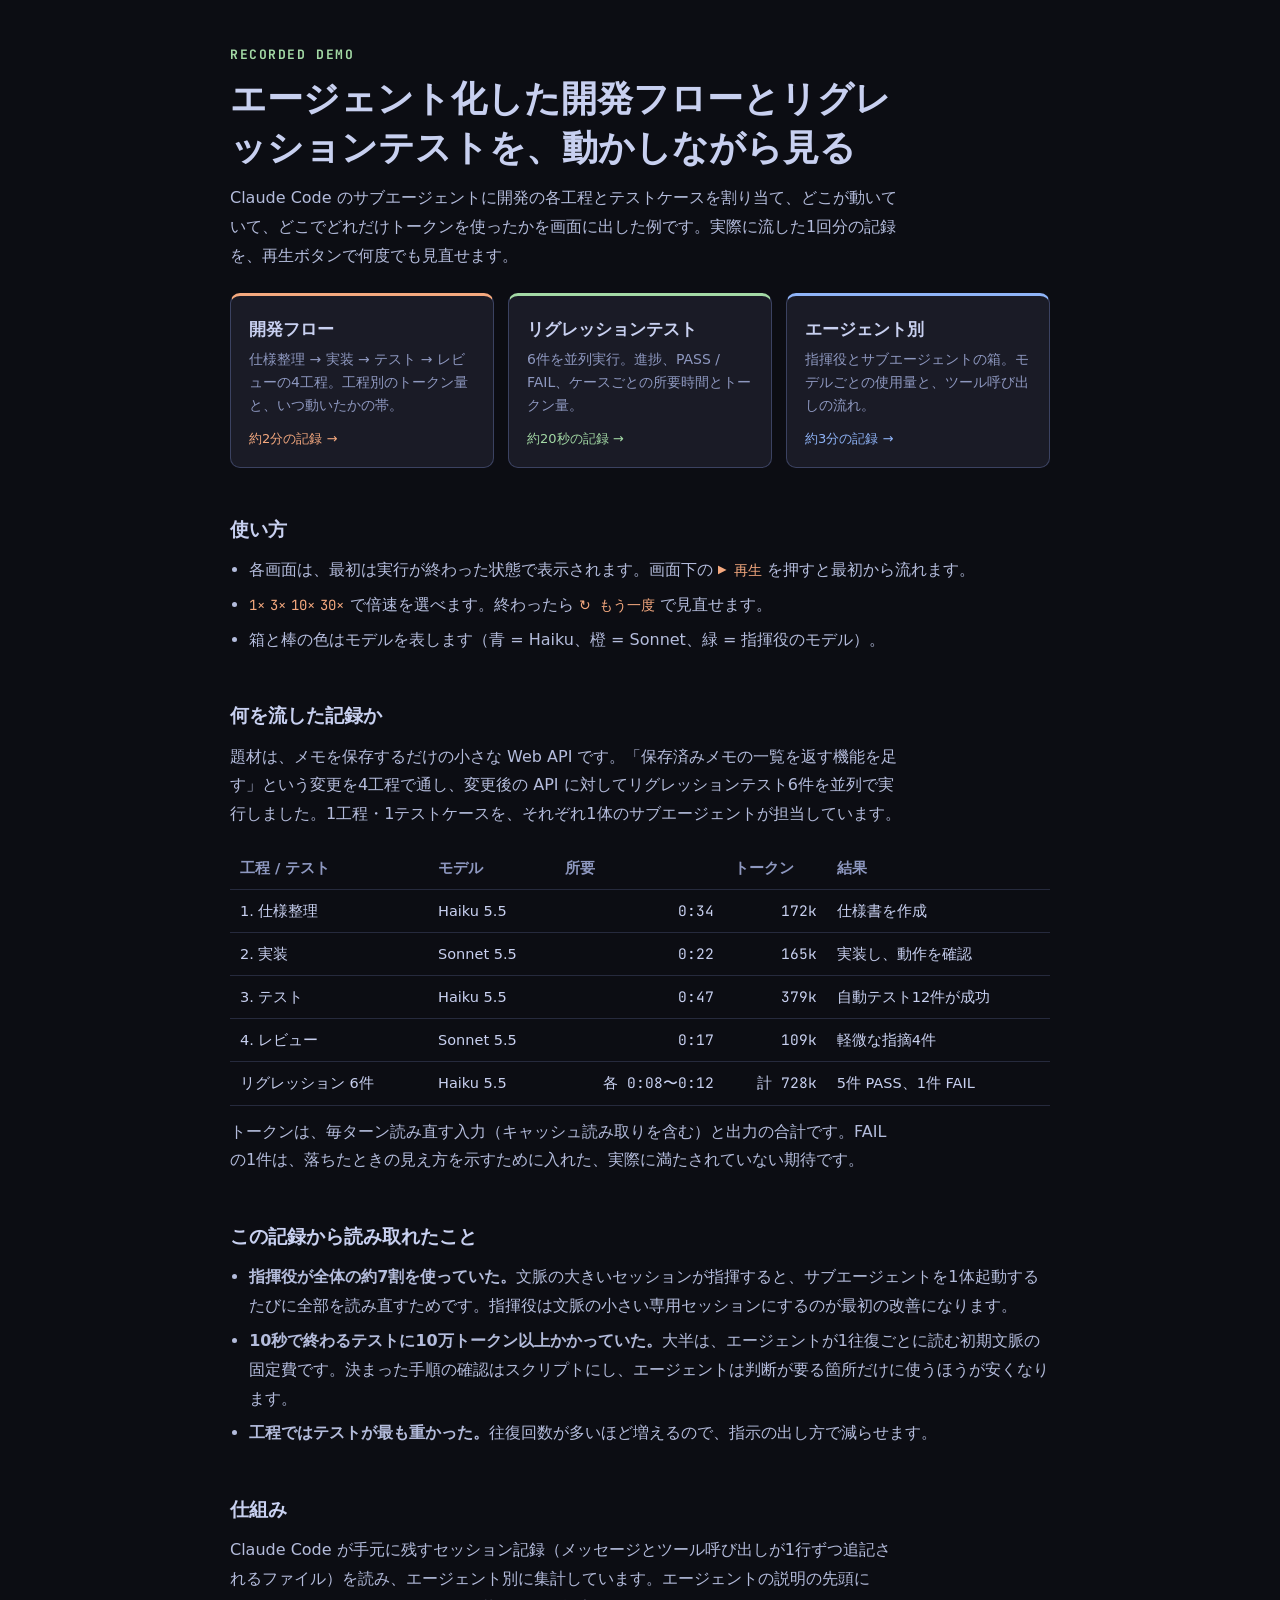
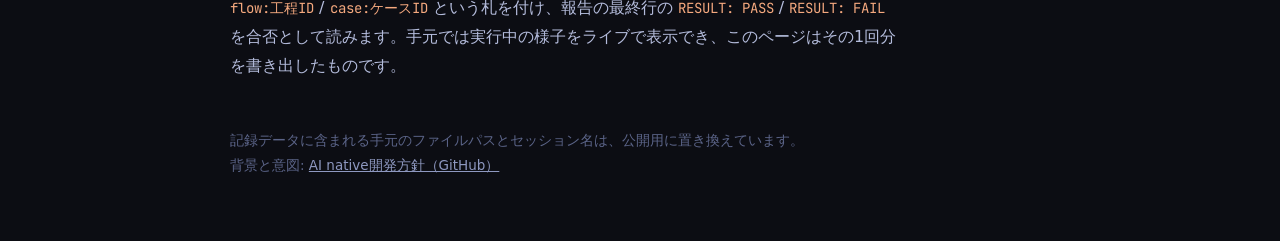
<file: docs/index.html>
<!doctype html>
<html lang="ja">
<head>
<meta charset="utf-8">
<meta name="viewport" content="width=device-width, initial-scale=1">
<title>AI native 開発フローの可視化デモ</title>
<link rel="preconnect" href="https://fonts.googleapis.com">
<link href="https://fonts.googleapis.com/css2?family=JetBrains+Mono:wght@400;700&display=swap" rel="stylesheet">
<style>
  :root { --bg: #1a1b26; --fg: #c8d0f0; --mid: #8e98c0; --dim: #5b6488; --line: #3b4261;
    --orange: #f5a97f; --blue: #8fb4f8; --green: #a3d9a5; --purple: #b9a8f7; }
  * { box-sizing: border-box; }
  body { margin: 0; background: #0c0d13; color: var(--fg); font: 16px/1.8 system-ui, -apple-system, "Hiragino Sans", sans-serif; }
  main { max-width: 860px; margin: 0 auto; padding: 48px 20px 64px; }
  .eyebrow { font: 700 13px/1 "JetBrains Mono", Menlo, monospace; letter-spacing: .12em; color: var(--green); }
  h1 { font-size: clamp(26px, 5vw, 36px); line-height: 1.35; margin: 14px 0 12px; text-wrap: balance; }
  h2 { font-size: 19px; margin: 44px 0 10px; }
  p { margin: 0 0 12px; color: #b4bcdc; max-width: 66ch; }
  .cards { display: grid; grid-template-columns: repeat(auto-fit, minmax(240px, 1fr)); gap: 14px; margin-top: 22px; }
  a.card { display: block; padding: 18px 18px 16px; border: 1px solid var(--line); border-radius: 10px; background: var(--bg);
    color: inherit; text-decoration: none; border-top: 3px solid var(--c); }
  a.card:hover { border-color: var(--c); }
  a.card:focus-visible { outline: 2px solid var(--blue); outline-offset: 3px; }
  a.card b { display: block; font-size: 17px; margin-bottom: 4px; }
  a.card span { display: block; color: var(--mid); font-size: 14px; line-height: 1.65; }
  a.card em { display: block; margin-top: 10px; font-style: normal; font-size: 13px; color: var(--c); }
  table { border-collapse: collapse; width: 100%; font-size: 14.5px; margin-top: 6px; }
  th, td { text-align: left; padding: 8px 10px; border-bottom: 1px solid #262a3d; vertical-align: top; }
  th { color: var(--mid); font-weight: 600; }
  td.n { text-align: right; font-family: "JetBrains Mono", Menlo, monospace; white-space: nowrap; }
  ul { margin: 0; padding-left: 1.2em; color: #b4bcdc; } li { margin-bottom: 6px; }
  code { font: 14px "JetBrains Mono", Menlo, monospace; color: var(--orange); }
  .wrap { overflow-x: auto; }
  footer { margin-top: 48px; color: var(--dim); font-size: 13.5px; }
  footer a { color: var(--mid); }
</style>
</head>
<body>
<main>
  <div class="eyebrow">RECORDED DEMO</div>
  <h1>エージェント化した開発フローとリグレッションテストを、動かしながら見る</h1>
  <p>Claude Code のサブエージェントに開発の各工程とテストケースを割り当て、どこが動いていて、どこでどれだけトークンを使ったかを画面に出した例です。実際に流した1回分の記録を、再生ボタンで何度でも見直せます。</p>

  <div class="cards">
    <a class="card" href="flow.html" style="--c: var(--orange)"><b>開発フロー</b><span>仕様整理 → 実装 → テスト → レビューの4工程。工程別のトークン量と、いつ動いたかの帯。</span><em>約2分の記録 →</em></a>
    <a class="card" href="regression.html" style="--c: var(--green)"><b>リグレッションテスト</b><span>6件を並列実行。進捗、PASS / FAIL、ケースごとの所要時間とトークン量。</span><em>約20秒の記録 →</em></a>
    <a class="card" href="agents.html" style="--c: var(--blue)"><b>エージェント別</b><span>指揮役とサブエージェントの箱。モデルごとの使用量と、ツール呼び出しの流れ。</span><em>約3分の記録 →</em></a>
  </div>

  <h2>使い方</h2>
  <ul>
    <li>各画面は、最初は実行が終わった状態で表示されます。画面下の <code>▶ 再生</code> を押すと最初から流れます。</li>
    <li><code>1×</code> <code>3×</code> <code>10×</code> <code>30×</code> で倍速を選べます。終わったら <code>↻ もう一度</code> で見直せます。</li>
    <li>箱と棒の色はモデルを表します（青 = Haiku、橙 = Sonnet、緑 = 指揮役のモデル）。</li>
  </ul>

  <h2>何を流した記録か</h2>
  <p>題材は、メモを保存するだけの小さな Web API です。「保存済みメモの一覧を返す機能を足す」という変更を4工程で通し、変更後の API に対してリグレッションテスト6件を並列で実行しました。1工程・1テストケースを、それぞれ1体のサブエージェントが担当しています。</p>
  <div class="wrap"><table>
    <tr><th>工程 / テスト</th><th>モデル</th><th>所要</th><th>トークン</th><th>結果</th></tr>
    <tr><td>1. 仕様整理</td><td>Haiku 5.5</td><td class="n">0:34</td><td class="n">172k</td><td>仕様書を作成</td></tr>
    <tr><td>2. 実装</td><td>Sonnet 5.5</td><td class="n">0:22</td><td class="n">165k</td><td>実装し、動作を確認</td></tr>
    <tr><td>3. テスト</td><td>Haiku 5.5</td><td class="n">0:47</td><td class="n">379k</td><td>自動テスト12件が成功</td></tr>
    <tr><td>4. レビュー</td><td>Sonnet 5.5</td><td class="n">0:17</td><td class="n">109k</td><td>軽微な指摘4件</td></tr>
    <tr><td>リグレッション 6件</td><td>Haiku 5.5</td><td class="n">各 0:08〜0:12</td><td class="n">計 728k</td><td>5件 PASS、1件 FAIL</td></tr>
  </table></div>
  <p style="margin-top:12px">トークンは、毎ターン読み直す入力（キャッシュ読み取りを含む）と出力の合計です。FAIL の1件は、落ちたときの見え方を示すために入れた、実際に満たされていない期待です。</p>

  <h2>この記録から読み取れたこと</h2>
  <ul>
    <li><b>指揮役が全体の約7割を使っていた。</b>文脈の大きいセッションが指揮すると、サブエージェントを1体起動するたびに全部を読み直すためです。指揮役は文脈の小さい専用セッションにするのが最初の改善になります。</li>
    <li><b>10秒で終わるテストに10万トークン以上かかっていた。</b>大半は、エージェントが1往復ごとに読む初期文脈の固定費です。決まった手順の確認はスクリプトにし、エージェントは判断が要る箇所だけに使うほうが安くなります。</li>
    <li><b>工程ではテストが最も重かった。</b>往復回数が多いほど増えるので、指示の出し方で減らせます。</li>
  </ul>

  <h2>仕組み</h2>
  <p>Claude Code が手元に残すセッション記録（メッセージとツール呼び出しが1行ずつ追記されるファイル）を読み、エージェント別に集計しています。エージェントの説明の先頭に <code>flow:工程ID</code> / <code>case:ケースID</code> という札を付け、報告の最終行の <code>RESULT: PASS</code> / <code>RESULT: FAIL</code> を合否として読みます。手元では実行中の様子をライブで表示でき、このページはその1回分を書き出したものです。</p>

  <footer>記録データに含まれる手元のファイルパスとセッション名は、公開用に置き換えています。<br>
  背景と意図: <a href="https://github.com/ryota-nakazawa/AI_native_dev">AI native開発方針（GitHub）</a></footer>
</main>
</body>
</html>
</file>
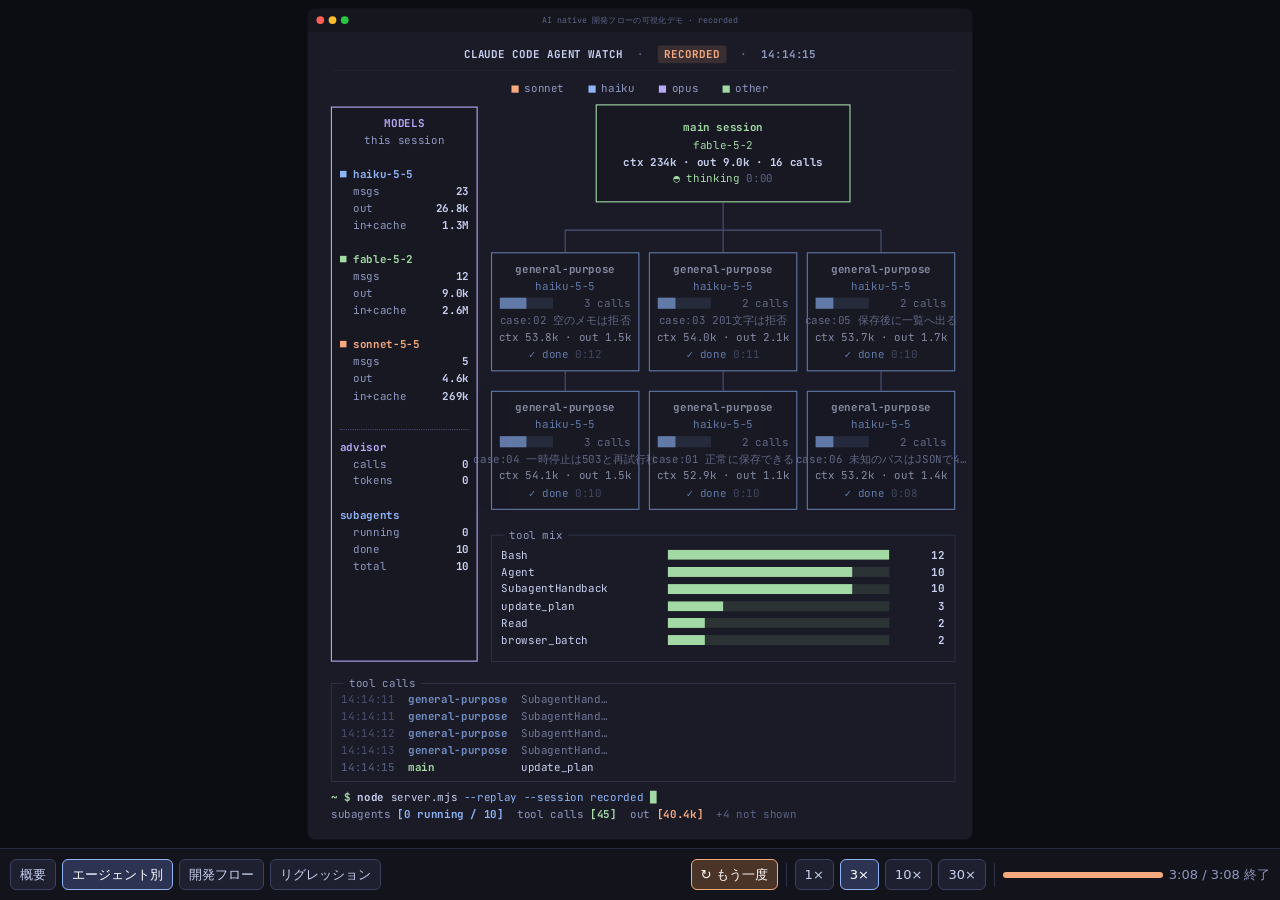
<file: docs/agents.html>
<!doctype html>
<html lang="ja">
<head>
<meta charset="utf-8">
<meta name="viewport" content="width=device-width, initial-scale=1">
<title>Agent watch</title>
<link rel="preconnect" href="https://fonts.googleapis.com">
<link href="https://fonts.googleapis.com/css2?family=JetBrains+Mono:wght@400;700&display=swap" rel="stylesheet">
<link rel="stylesheet" href="common.css">
<style>
  :root {
    --bg: #1a1b26; --bar: #15161e; --fg: #c8d0f0; --mid: #8e98c0; --dim: #5b6488; --line: #3b4261;
    --orange: #f5a97f; --blue: #8fb4f8; --green: #a3d9a5; --purple: #b9a8f7; --red: #f7768e;
    --row: 30.72px;
  }
  * { box-sizing: border-box; }
  html, body { height: 100%; margin: 0; background: #0c0d13; overflow: hidden; }
  body { font-family: "JetBrains Mono", "SF Mono", Menlo, Consolas, monospace; }
  #stage { position: absolute; left: 50%; top: 50%; width: 1200px; height: 1500px; transform-origin: 0 0;
    background: var(--bg); color: var(--fg); font-size: 19.6px; line-height: var(--row); white-space: pre;
    border-radius: 14px; overflow: hidden; font-variant-ligatures: none; }
  #stage > * { position: absolute; }
  b { font-weight: 700; }
  .dim { color: var(--dim); } .mid { color: var(--mid); }
  .orange { color: var(--orange); } .blue { color: var(--blue); } .green { color: var(--green); }
  .purple { color: var(--purple); } .red { color: var(--red); }

  #titlebar { left: 0; top: 0; width: 1200px; height: 42px; background: var(--bar); text-align: center;
    line-height: 42px; font-size: 15px; color: var(--dim); }
  #titlebar i { position: absolute; top: 14px; width: 14px; height: 14px; border-radius: 50%; }
  #header { left: 0; width: 1200px; top: 68px; text-align: center; font-weight: 700; letter-spacing: .5px; }
  #mode { padding: 3px 12px; border-radius: 4px; background: rgba(163,217,165,.14); color: var(--green); }
  #mode.replay { background: rgba(245,169,127,.14); color: var(--orange); }
  #mode.off { background: rgba(247,118,142,.14); color: var(--red); }
  #rule { left: 42px; top: 112px; width: 1127px; border-top: 1px solid #262a3d; }
  #legend { left: 0; width: 1200px; top: 129px; text-align: center; color: var(--mid); }
  #legend span { margin: 0 22px; }
  #legend i { display: inline-block; width: 13px; height: 13px; margin-right: 10px; vertical-align: -1px; }

  .box { border: 2px solid var(--line); background: #171822; display: flex; flex-direction: column;
    justify-content: center; align-items: center; transition: border-color .35s, box-shadow .35s, opacity .35s; }
  .box.flash { box-shadow: 0 0 24px var(--glow, rgba(245,169,127,.5)); }
  #main { left: 520px; top: 173px; width: 460px; height: 177px; border-color: var(--c, var(--orange)); }

  /* 左: モデル別の集計 */
  #panel { left: 42px; top: 177px; width: 265px; height: 1002px; border: 2px solid var(--purple);
    background: #171822; padding: 13px 14px; color: var(--mid); overflow: hidden; }
  #panel .kv { display: flex; } #panel .kv b { margin-left: auto; color: var(--fg); }
  #panel .sep { border-top: 2px dotted #4a4f73; margin: 14px 0 15px; }

  /* サブエージェントの枠 3列 x 2段 */
  #slots { left: 0; top: 0; }
  .sub { width: 268px; height: 215px; border-color: var(--line); }
  .sub.empty { border-style: dashed; opacity: .45; }
  .sub.live { border-color: var(--c); }
  .sub.done { border-color: var(--c); opacity: .62; }
  .sub .prog { display: flex; align-items: center; width: 236px; }
  .sub .bar { width: 96px; height: 20px; background: rgba(143,180,248,.18); margin-right: 12px; position: relative; }
  .sub .bar s { position: absolute; left: 0; top: 0; bottom: 0; background: var(--c); transition: width .3s; }
  .sub .calls { margin-left: auto; color: var(--mid); }

  #mix { left: 331px; top: 950px; width: 838px; height: 229px; border: 1px solid var(--line); padding: 20px 18px 0; }
  #mix .title, #log .title { position: absolute; left: 22px; top: -16px; background: var(--bg); padding: 0 10px; color: var(--mid); }
  #mix .r { display: flex; align-items: center; height: var(--row); }
  #mix .n { width: 300px; overflow: hidden; }
  #mix .bar { width: 400px; height: 18px; background: rgba(163,217,165,.12); position: relative; }
  #mix .bar s { position: absolute; left: 0; top: 0; bottom: 0; background: var(--green); transition: width .3s; }
  #mix .v { margin-left: auto; }

  #log { left: 42px; top: 1218px; width: 1127px; height: 178px; border: 1px solid var(--line); padding: 13px 18px 0; }
  #log .l { height: var(--row); color: var(--mid); opacity: .75; overflow: hidden; }
  #log .l:last-child { opacity: 1; color: var(--fg); }
  #log .l.in { animation: slide .25s ease-out; }
  @keyframes slide { from { opacity: 0; transform: translateY(8px); } }
  #prompt { left: 42px; top: 1408px; }
  #cursor { display: inline-block; width: 12px; height: 23px; background: var(--green); vertical-align: -5px;
    animation: blink 1.1s steps(1) infinite; }
  @keyframes blink { 50% { opacity: 0; } }
  #status { left: 42px; top: 1440px; color: var(--mid); }
  svg { left: 0; top: 0; width: 1200px; height: 1500px; pointer-events: none; }
  .wire { stroke: #4a5278; stroke-width: 2; fill: none; }
</style>
</head>
<body>
<div id="stage">
  <div id="titlebar"><i style="left:16px;background:#ff5f57"></i><i style="left:38px;background:#febc2e"></i><i style="left:60px;background:#28c840"></i><span id="tb">~/.claude/projects · agent watch</span></div>
  <div id="header">CLAUDE CODE AGENT WATCH  <span class="dim">·</span>  <span id="mode" class="off">CONNECTING</span>  <span class="dim">·</span>  <span id="clock" class="mid">--:--:--</span></div>
  <div id="rule"></div>
  <div id="legend"><span><i style="background:var(--orange)"></i>sonnet</span><span><i style="background:var(--blue)"></i>haiku</span><span><i style="background:var(--purple)"></i>opus</span><span><i style="background:var(--green)"></i>other</span></div>

  <svg viewBox="0 0 1200 1500">
    <path class="wire" d="M750 350V400M465 400H1035M465 400V440M750 400V440M1035 400V440M465 655V690M750 655V690M1035 655V690"/>
    <g id="packets"></g>
  </svg>

  <div id="panel"></div>
  <div class="box" id="main"></div>
  <div id="slots"></div>
  <div id="mix"><span class="title">tool mix</span><div id="mixRows"></div></div>
  <div id="log"><span class="title">tool calls</span><div id="lines"></div></div>
  <div id="prompt"><b class="green">~ $</b> <b>node</b> server.mjs <span class="blue" id="args"></span> <span id="cursor"></span></div>
  <div id="status"></div>
</div>

<script>window.WATCH_STATIC = true;</script>
<script src="common.js"></script>
<script>

const $ = id => document.getElementById(id);
const esc = s => String(s ?? '').replace(/[&<>]/g, c => ({ '&': '&amp;', '<': '&lt;', '>': '&gt;' }[c]));
const cut = (s, n) => { s = String(s ?? ''); return s.length > n ? s.slice(0, n - 1) + '…' : s; };
const num = n => n >= 1e6 ? (n / 1e6).toFixed(n >= 1e7 ? 0 : 1) + 'M' : n >= 1e3 ? (n / 1e3).toFixed(n >= 1e5 ? 0 : 1) + 'k' : String(Math.round(n));
const dur = ms => { const s = Math.max(0, Math.floor(ms / 1000)); return s >= 3600 ? `${Math.floor(s / 3600)}h${String(Math.floor(s % 3600 / 60)).padStart(2, '0')}m` : `${Math.floor(s / 60)}:${String(s % 60).padStart(2, '0')}`; };
const hms = ts => ts ? new Date(ts).toLocaleTimeString('ja-JP', { hour12: false }) : '--:--:--';
const short = m => (m || 'unknown').replace(/^claude-/, '');
// モデル名から色を決める
const fam = m => /opus/.test(m) ? 'purple' : /sonnet/.test(m) ? 'orange' : /haiku/.test(m) ? 'blue' : 'green';
const HEX = { purple: '#b9a8f7', orange: '#f5a97f', blue: '#8fb4f8', green: '#a3d9a5' };
const SPIN = ['◐', '◓', '◑', '◒'];

// ---------- サブエージェントの枠 ----------
const COLX = [465, 750, 1035], ROWY = [440, 690];
const slots = [];
for (let i = 0; i < 6; i++) {
  const el = document.createElement('div');
  el.className = 'box sub empty';
  el.style.cssText = `position:absolute;left:${COLX[i % 3] - 134}px;top:${ROWY[Math.floor(i / 3)]}px`;
  $('slots').appendChild(el);
  slots.push({ el, key: null, c: i % 3, r: Math.floor(i / 3) });
}
const pathTo = s => [[750, 350], [750, 400], [COLX[s.c], 400], [COLX[s.c], ROWY[s.r]]];

// 枠の割り当ては一度決めたら動かさない。空きが無ければ、終わって一番古いものと入れ替える
function assign(agents) {
  const byKey = new Map(agents.map(a => [a.key, a]));
  for (const s of slots) if (s.key && !byKey.has(s.key)) s.key = null;
  const shown = new Set(slots.map(s => s.key).filter(Boolean));
  const waiting = agents.filter(a => !shown.has(a.key)).sort((a, b) => (a.status === 'done') - (b.status === 'done') || b.lastTs - a.lastTs);
  for (const a of waiting) {
    let s = slots.find(s => !s.key);
    if (!s && a.status !== 'done') {
      s = slots.filter(s => byKey.get(s.key).status === 'done').sort((x, y) => byKey.get(x.key).lastTs - byKey.get(y.key).lastTs)[0];
    }
    if (!s) continue;
    s.key = a.key;
  }
  return byKey;
}

// ---------- 配線の上を流れる点 ----------
const packets = [];
function spawn(points, color, speed = 420) {
  const segs = []; let len = 0;
  for (let i = 1; i < points.length; i++) { const d = Math.hypot(points[i][0] - points[i-1][0], points[i][1] - points[i-1][1]); segs.push(d); len += d; }
  const g = document.createElementNS('http://www.w3.org/2000/svg', 'g');
  const cs = [[5, 1], [3.2, .55], [2.2, .3]].map(([r, o]) => {
    const c = document.createElementNS('http://www.w3.org/2000/svg', 'circle');
    c.setAttribute('r', r); c.setAttribute('fill', color); c.setAttribute('opacity', o); g.appendChild(c); return c;
  });
  cs[0].style.filter = `drop-shadow(0 0 5px ${color})`;
  $('packets').appendChild(g);
  packets.push({ points, segs, len, pos: 0, speed, g, cs });
}
function at(p, d) {
  d = Math.max(0, Math.min(p.len, d));
  for (let i = 0; i < p.segs.length; i++) {
    if (d <= p.segs[i] || i === p.segs.length - 1) {
      const t = p.segs[i] ? Math.min(1, d / p.segs[i]) : 0, a = p.points[i], b = p.points[i + 1];
      return [a[0] + (b[0] - a[0]) * t, a[1] + (b[1] - a[1]) * t];
    }
    d -= p.segs[i];
  }
}
let last = performance.now(), spin = 0;
function frame(now) {
  const dt = Math.min(0.05, (now - last) / 1000); last = now; spin = Math.floor(now / 250) % 4;
  for (let i = packets.length - 1; i >= 0; i--) {
    const p = packets[i]; p.pos += p.speed * dt;
    p.cs.forEach((c, k) => { const [x, y] = at(p, p.pos - k * 13); c.setAttribute('cx', x); c.setAttribute('cy', y); });
    if (p.pos >= p.len + 26) { p.g.remove(); packets.splice(i, 1); }
  }
  document.querySelectorAll('.spin').forEach(e => e.textContent = SPIN[spin]);
  requestAnimationFrame(frame);
}
requestAnimationFrame(frame);
function flash(el, color) { el.style.setProperty('--glow', color); el.classList.add('flash'); setTimeout(() => el.classList.remove('flash'), 300); }

// ---------- 描画 ----------
let epoch = null, lastSeq = 0, first = true, prevStatus = new Map(), snap = null, offset = 0;

function statusLine(a, now, isMain) {
  if (isMain) a = { ...a, firstTs: a.lastTs };       // main は「今の一手」にかかっている時間を出す
  if (a.status === 'tool') return `<span class="spin">◐</span> ${esc(cut(a.lastTool.replace(/^mcp__.*__/, ''), 14))} <span class="dim">${dur(now - a.firstTs)}</span>`;
  if (a.status === 'done') return isMain ? '<span class="mid">· waiting for user</span>' : `✓ done <span class="dim">${dur(a.lastTs - a.firstTs)}</span>`;
  return `<span class="spin">◐</span> thinking <span class="dim">${dur(now - a.firstTs)}</span>`;
}

function render(d) {
  const now = d.mode === 'live' ? Date.now() : d.now;
  const main = d.agents.find(a => a.key === 'main');
  const subs = d.agents.filter(a => a.key !== 'main');
  const byKey = assign(subs);
  const maxCalls = Math.max(1, ...subs.map(a => a.toolCalls));

  $('mode').className = d.mode === 'replay' ? 'replay' : '';
  $('mode').textContent = d.mode === 'replay' ? `REPLAY ×${d.speed}` : 'LIVE';
  $('clock').textContent = hms(now);
  $('tb').textContent = `${cut(d.title || 'session', 50)} · ${d.sessionId.slice(0, 8)}`;
  $('args').textContent = (d.mode === 'replay' ? '--replay ' : '') + '--session ' + d.sessionId.slice(0, 8);

  if (main) {
    const c = fam(main.model);
    $('main').style.setProperty('--c', HEX[c]);
    $('main').innerHTML =
      `<b class="${c}">main session</b>` +
      `<span class="${c}">${esc(short(main.model))}</span>` +
      `<b>ctx ${num(main.ctx)} · out ${num(main.out)} · ${main.toolCalls} calls</b>` +
      `<span class="${c}">${statusLine(main, now, true)}</span>`;
  }

  for (const s of slots) {
    const a = s.key && byKey.get(s.key);
    if (!a) { s.el.className = 'box sub empty'; s.el.innerHTML = '<span class="dim">— no subagent —</span>'; continue; }
    const c = fam(a.model);
    s.el.className = 'box sub ' + (a.status === 'done' ? 'done' : 'live');
    s.el.style.setProperty('--c', HEX[c]);
    s.el.innerHTML =
      `<b>${esc(cut(a.name, 20))}</b>` +
      `<span class="${c}">${esc(cut(short(a.model), 20))}</span>` +
      `<span class="prog"><span class="bar"><s style="width:${a.toolCalls / maxCalls * 100}%"></s></span><span class="calls">${a.toolCalls} calls</span></span>` +
      `<span class="mid">${esc(cut(a.desc || '—', 21))}</span>` +
      `<span>ctx ${num(a.ctx)} · out ${num(a.out)}</span>` +
      `<span class="${c}">${statusLine(a, now, false)}</span>`;
  }

  // 左パネル: モデル別の合計
  const models = Object.entries(d.models).sort((a, b) => b[1].out - a[1].out).slice(0, 4);
  const kv = (k, v) => `<div class="kv">  ${k}<b>${v}</b></div>`;
  const running = subs.filter(a => a.status !== 'done').length;
  $('panel').innerHTML =
    `<div style="text-align:center" class="purple"><b>MODELS</b></div><div style="text-align:center">this session</div><div> </div>` +
    models.map(([m, v]) => `<div class="${fam(m)}"><b>■ ${esc(cut(short(m), 17))}</b></div>` + kv('msgs', v.msgs) + kv('out', num(v.out)) + kv('in+cache', num(v.inp)) + '<div> </div>').join('') +
    `<div class="sep"></div><div class="purple"><b>advisor</b></div>` + kv('calls', d.advisor.calls) + kv('tokens', num(d.advisor.tokens)) +
    `<div> </div><div class="blue"><b>subagents</b></div>` + kv('running', running) + kv('done', subs.length - running) + kv('total', subs.length);

  const maxTool = Math.max(1, ...d.tools.map(t => t[1]));
  $('mixRows').innerHTML = d.tools.map(([n, v]) =>
    `<div class="r"><span class="n">${esc(cut(n.replace(/^mcp__.*__/, ''), 24))}</span><span class="bar"><s style="width:${v / maxTool * 100}%"></s></span><b class="v">${v}</b></div>`).join('');

  const totOut = d.agents.reduce((s, a) => s + a.out, 0), totCalls = d.agents.reduce((s, a) => s + a.toolCalls, 0);
  const hidden = subs.length - slots.filter(s => s.key).length;
  $('status').innerHTML = `subagents <b class="blue">[${running} running / ${subs.length}]</b>  tool calls <b class="green">[${totCalls}]</b>  out <b class="orange">[${num(totOut)}]</b>` +
    (hidden > 0 ? `  <span class="dim">+${hidden} not shown</span>` : '');
}

function logLine(e) {
  const el = document.createElement('div');
  el.className = 'l in';
  el.innerHTML = `<span class="dim">${hms(e.ts)}</span>  <b class="${fam(e.model)}">${esc(cut(e.name, 16).padEnd(16))}</b> ${esc(cut(e.tool.replace(/^mcp__.*__/, ''), 13).padEnd(13))} <span>${esc(cut(e.text, 52))}</span>`;
  $('lines').appendChild(el);
  while ($('lines').children.length > 5) $('lines').firstChild.remove();
}

function onSnapshot(d) {
  if (d.epoch !== epoch) {                 // サーバー側で再生が最初に戻った
    epoch = d.epoch; lastSeq = 0; first = true; prevStatus.clear();
    slots.forEach(s => s.key = null); $('lines').innerHTML = '';
    packets.length = 0; $('packets').innerHTML = '';
    $('main').innerHTML = '<span class="dim">— waiting for session —</span>';
  }
  snap = d;
  render(d);
  const fresh = d.events.filter(e => e.seq > lastSeq);
  if (fresh.length) lastSeq = fresh[fresh.length - 1].seq;
  if (first) fresh.slice(-5).forEach(logLine);       // 接続前の履歴は動かさず、末尾だけ表示
  else for (const e of fresh.slice(-12)) {
    logLine(e);
    const color = HEX[fam(e.model)];
    if (e.key === 'main') flash($('main'), color);
    else { const s = slots.find(s => s.key === e.key); if (s) { spawn(pathTo(s), color); flash(s.el, color); } }
  }
  // 完了した瞬間に、結果が main に戻る点を流す
  for (const a of d.agents) {
    if (!first && a.key !== 'main' && a.status === 'done' && prevStatus.get(a.key) && prevStatus.get(a.key) !== 'done') {
      const s = slots.find(s => s.key === a.key);
      if (s) { spawn(pathTo(s).reverse(), '#e8ecff', 300); setTimeout(() => flash($('main'), '#e8ecff'), 900); }
    }
    prevStatus.set(a.key, a.status);
  }
  first = false;
}

// 接続と下部の操作バー (ライブ / 再生 / 倍速) は共通部品に任せる。再生範囲は manifest の開始時刻以降
Watch.start({ page: 'agents', scope: 'run', onSnapshot: d => onSnapshot(d) });
</script>
</body>
</html>
</file>
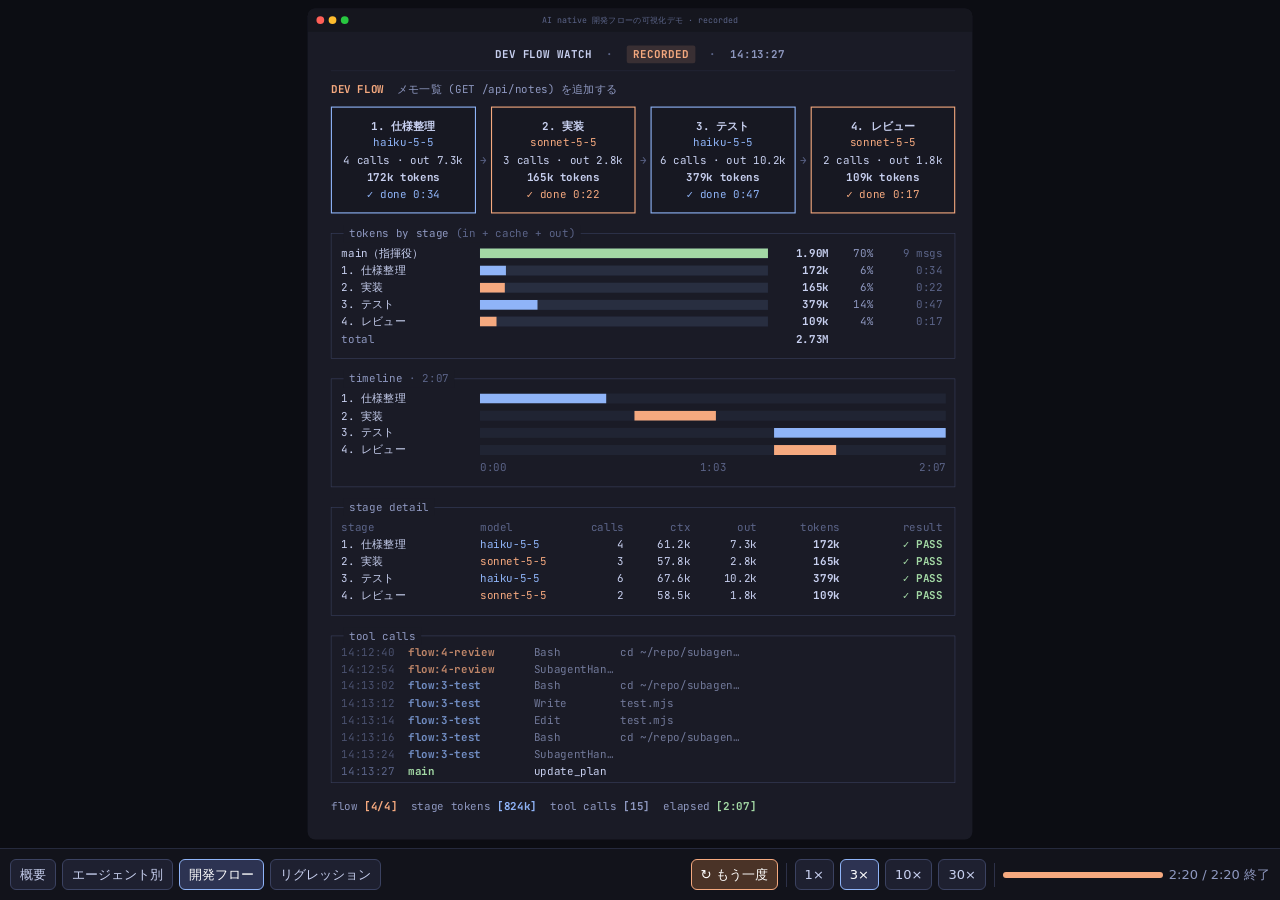
<file: docs/flow.html>
<!doctype html>
<html lang="ja">
<head>
<meta charset="utf-8">
<meta name="viewport" content="width=device-width, initial-scale=1">
<title>Dev flow watch</title>
<link rel="preconnect" href="https://fonts.googleapis.com">
<link href="https://fonts.googleapis.com/css2?family=JetBrains+Mono:wght@400;700&display=swap" rel="stylesheet">
<link rel="stylesheet" href="common.css">
<style>
  /* 工程の箱 */
  #stages { left: 0; top: 0; }
  .st { position: absolute; top: 177px; height: 193px; border: 2px dashed var(--line); background: #171822;
    display: flex; flex-direction: column; justify-content: center; align-items: center; opacity: .5;
    transition: border-color .35s, box-shadow .35s, opacity .35s; }
  .st.run { border: 2px solid var(--c); opacity: 1; box-shadow: 0 0 22px color-mix(in srgb, var(--c) 40%, transparent); }
  .st.done { border: 2px solid var(--c); opacity: 1; }
  .arrow { position: absolute; top: 258px; width: 27px; text-align: center; color: var(--dim); }
  #tok { top: 406px; height: 226px; }
  /* いつ・どの工程が動いていたかの帯 */
  #gantt { top: 668px; height: 196px; }
  #gantt .lane { position: relative; width: 841px; height: 18px; background: rgba(143,180,248,.06); }
  #gantt .lane s { position: absolute; top: 0; bottom: 0; background: var(--c); min-width: 3px; }
  #detail { top: 900px; height: 196px; }
  #log { top: 1132px; height: 266px; padding: 13px 18px 0; }
</style>
</head>
<body>
<div id="stage">
  <div id="titlebar"><i style="left:16px;background:#ff5f57"></i><i style="left:38px;background:#febc2e"></i><i style="left:60px;background:#28c840"></i><span id="tb">dev flow watch</span></div>
  <div id="header">DEV FLOW WATCH  <span class="dim">·</span>  <span id="mode" class="off">CONNECTING</span>  <span class="dim">·</span>  <span id="clock" class="mid">--:--:--</span></div>
  <div id="rule"></div>
  <div class="sec" style="top:130px"><b class="orange">DEV FLOW</b>  <span id="flowTitle"></span></div>
  <div id="stages"></div>
  <div class="panel" id="tok"><span class="title">tokens by stage <span class="dim">(in + cache + out)</span></span><div id="tokRows"></div></div>
  <div class="panel" id="gantt"><span class="title">timeline <span class="dim" id="ganttSpan"></span></span><div id="ganttRows"></div></div>
  <div class="panel" id="detail"><span class="title">stage detail</span><div id="detailRows"></div></div>
  <div class="panel" id="log"><span class="title">tool calls</span><div id="lines"></div></div>
  <div id="status"></div>
</div>

<script>window.WATCH_STATIC = true;</script>
<script src="common.js"></script>
<script>
const { $, esc, cut, num, dur, short, tool, fam, HEX, spin, total, nowOf, pickAgents, stateOf, timeOf } = Watch;
let tags = new Map();
const addLog = Watch.logger($('lines'), 8, e => tags.get(e.key) || e.name);

function render(d) {
  const now = nowOf(d), mf = d.manifest || {};
  const flow = mf.flow || [], fa = pickAgents(d, 'flow');
  $('flowTitle').textContent = mf.flowTitle || (flow.length ? '' : '— manifest.json に flow がありません —');

  // 工程の箱
  const n = Math.max(1, flow.length), gap = 27, w = (1127 - gap * (n - 1)) / n;
  $('stages').innerHTML = flow.map((s, i) => {
    const a = fa.get(s.id), st = stateOf(a), c = a ? fam(a.model) : 'dim', x = 42 + i * (w + gap);
    const doing = st === 'queued' ? '· queued' : st === 'done' ? '✓ done ' + timeOf(a, now)
      : spin() + ' ' + esc(cut(a.status === 'tool' ? tool(a.lastTool) : 'thinking', 10)) + ' ' + timeOf(a, now);
    return `<div class="st ${st}" style="left:${x}px;width:${w}px;--c:${HEX[c]}"><b>${i + 1}. ${esc(s.label)}</b>` +
      `<span class="${c}">${a ? esc(short(a.model)) : '—'}</span>` +
      (a ? `<span>${a.toolCalls} calls · out ${num(a.out)}</span><b>${num(total(a))} tokens</b>` : '<span> </span><span> </span>') +
      `<span class="${st === 'queued' ? 'dim' : c}">${doing}</span></div>` + (i < n - 1 ? `<div class="arrow" style="left:${x + w}px">→</div>` : '');
  }).join('');

  // 工程別トークン。main はこの開発フローが動いていた時間帯の分だけ
  const mw = d.mainWin?.flow;
  const rows = [{ label: 'main（指揮役）', v: mw ? mw.inp + mw.out : 0, c: 'green', note: mw ? `${mw.msgs} msgs` : '' },
    ...flow.map((s, i) => { const a = fa.get(s.id); return { label: `${i + 1}. ${s.label}`, v: total(a), c: a ? fam(a.model) : 'dim', note: a ? timeOf(a, now) : '' }; })];
  const sum = rows.reduce((t, r) => t + r.v, 0), max = Math.max(1, ...rows.map(r => r.v));
  $('tokRows').innerHTML = rows.map(r =>
    `<div class="r"><span style="width:250px">${esc(r.label)}</span><span class="bar" style="width:520px;--c:${HEX[r.c]}"><s style="width:${r.v / max * 100}%"></s></span>` +
    `<b class="num" style="width:110px">${r.v ? num(r.v) : '—'}</b><span class="num mid" style="width:80px">${sum && r.v ? Math.round(r.v / sum * 100) + '%' : ''}</span><span class="num dim" style="width:125px">${esc(r.note)}</span></div>`).join('') +
    `<div class="r"><span style="width:770px" class="mid">total</span><b class="num" style="width:110px">${num(sum)}</b></div>`;

  // 帯: 最初の工程の開始から、最後の工程の終わり (動作中なら現在) まで
  const started = [...fa.values()];
  const t0 = Math.min(...started.map(a => a.firstTs)), t1 = Math.max(...started.map(a => a.status === 'done' ? a.lastTs : now));
  const span = Math.max(1, t1 - t0);
  $('ganttSpan').textContent = started.length ? `· ${dur(span)}` : '';
  $('ganttRows').innerHTML = flow.map((s, i) => {
    const a = fa.get(s.id);
    const bar = a ? `<s style="left:${(a.firstTs - t0) / span * 100}%;width:${((a.status === 'done' ? a.lastTs : now) - a.firstTs) / span * 100}%;--c:${HEX[fam(a.model)]}"></s>` : '';
    return `<div class="r ${stateOf(a)}"><span style="width:250px">${i + 1}. ${esc(s.label)}</span><span class="lane">${bar}</span></div>`;
  }).join('') + `<div class="r dim"><span style="width:250px"></span><span style="width:841px;display:flex;justify-content:space-between"><span>0:00</span><span>${started.length ? dur(span / 2) : ''}</span><span>${started.length ? dur(span) : ''}</span></span></div>`;

  // 工程ごとの明細
  $('detailRows').innerHTML = `<div class="r head"><span style="width:250px">stage</span><span style="width:170px">model</span><span class="num" style="width:90px">calls</span><span class="num" style="width:120px">ctx</span><span class="num" style="width:120px">out</span><span class="num" style="width:150px">tokens</span><span class="num" style="width:185px">result</span></div>` +
    flow.map((s, i) => {
      const a = fa.get(s.id), st = stateOf(a);
      const res = st === 'queued' ? '<span class="dim">queued</span>' : st === 'run' ? `<span class="blue">${spin()} running</span>`
        : a.result === 'PASS' ? '<b class="green">✓ PASS</b>' : a.result === 'FAIL' ? '<b class="red">✗ FAIL</b>' : '<span class="orange">done</span>';
      return `<div class="r ${st}"><span style="width:250px">${i + 1}. ${esc(s.label)}</span><span class="${a ? fam(a.model) : 'dim'}" style="width:170px">${a ? esc(short(a.model)) : '—'}</span>` +
        `<span class="num" style="width:90px">${a ? a.toolCalls : '—'}</span><span class="num" style="width:120px">${a ? num(a.ctx) : '—'}</span><span class="num" style="width:120px">${a ? num(a.out) : '—'}</span>` +
        `<b class="num" style="width:150px">${a ? num(total(a)) : '—'}</b><span class="num" style="width:185px">${res}</span></div>`;
    }).join('');

  const doneN = flow.filter(s => stateOf(fa.get(s.id)) === 'done').length;
  $('status').innerHTML = `flow <b class="orange">[${doneN}/${flow.length}]</b>  stage tokens <b class="blue">[${num(started.reduce((t, a) => t + total(a), 0))}]</b>  ` +
    `tool calls <b>[${started.reduce((t, a) => t + a.toolCalls, 0)}]</b>  elapsed <b class="green">[${started.length ? dur(span) : '0:00'}]</b>`;
}

Watch.start({
  page: 'flow', scope: 'flow',
  onReset: () => { $('lines').innerHTML = ''; },
  onSnapshot(d, fresh, first) {
    tags = new Map(d.agents.map(a => [a.key, a.tag ? `${a.tag.kind}:${a.tag.id}` : a.name]));
    render(d);
    // この画面では、開発フローの工程と main の呼び出しだけをログに出す
    const w = d.mainWin?.flow;        // main は、この実行が動いていた時間帯の呼び出しだけ
    const mine = fresh.filter(e => e.key === 'main' ? w && e.ts >= w.from && e.ts <= w.to : (tags.get(e.key) || '').startsWith('flow:'));
    addLog(first ? mine.slice(-8) : mine.slice(-12), !first);
  },
});
</script>
</body>
</html>
</file>
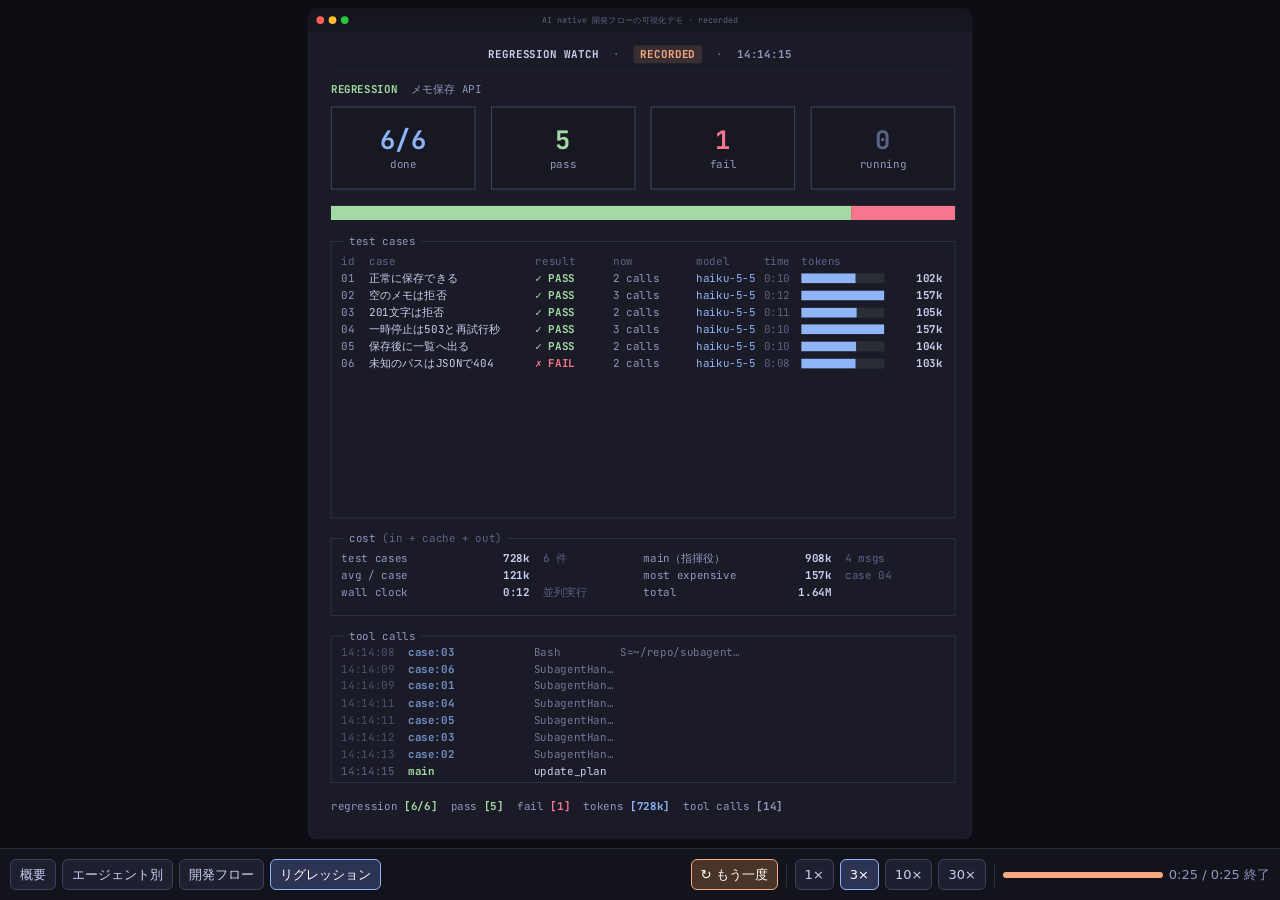
<file: docs/regression.html>
<!doctype html>
<html lang="ja">
<head>
<meta charset="utf-8">
<meta name="viewport" content="width=device-width, initial-scale=1">
<title>Regression watch</title>
<link rel="preconnect" href="https://fonts.googleapis.com">
<link href="https://fonts.googleapis.com/css2?family=JetBrains+Mono:wght@400;700&display=swap" rel="stylesheet">
<link rel="stylesheet" href="common.css">
<style>
  /* 上段の大きな数字 */
  #tiles { left: 0; top: 0; }
  .tile { position: absolute; top: 177px; width: 261px; height: 150px; border: 2px solid var(--line); background: #171822;
    display: flex; flex-direction: column; justify-content: center; align-items: center; }
  .tile .big { font-size: 46px; line-height: 58px; font-weight: 700; color: var(--c); }
  #progWrap { left: 42px; top: 356px; width: 1127px; height: 26px; background: rgba(163,217,165,.1); display: flex; overflow: hidden; }
  #progWrap s { display: block; height: 100%; transition: width .4s; }
  #cases { top: 420px; height: 500px; }
  #cases .bar { background: rgba(163,217,165,.1); }
  #cost { top: 956px; height: 140px; }
  #log { top: 1132px; height: 266px; padding: 13px 18px 0; }
</style>
</head>
<body>
<div id="stage">
  <div id="titlebar"><i style="left:16px;background:#ff5f57"></i><i style="left:38px;background:#febc2e"></i><i style="left:60px;background:#28c840"></i><span id="tb">regression watch</span></div>
  <div id="header">REGRESSION WATCH  <span class="dim">·</span>  <span id="mode" class="off">CONNECTING</span>  <span class="dim">·</span>  <span id="clock" class="mid">--:--:--</span></div>
  <div id="rule"></div>
  <div class="sec" style="top:130px"><b class="green">REGRESSION</b>  <span id="casesTitle"></span></div>
  <div id="tiles"></div>
  <div id="progWrap"></div>
  <div class="panel" id="cases"><span class="title">test cases</span><div id="caseRows"></div></div>
  <div class="panel" id="cost"><span class="title">cost <span class="dim">(in + cache + out)</span></span><div id="costRows"></div></div>
  <div class="panel" id="log"><span class="title">tool calls</span><div id="lines"></div></div>
  <div id="status"></div>
</div>

<script>window.WATCH_STATIC = true;</script>
<script src="common.js"></script>
<script>
const { $, esc, cut, num, dur, short, tool, fam, HEX, spin, total, nowOf, pickAgents, stateOf, timeOf } = Watch;
let tags = new Map();
const addLog = Watch.logger($('lines'), 8, e => tags.get(e.key) || e.name);

function render(d) {
  const now = nowOf(d), mf = d.manifest || {};
  const cases = mf.cases || [], ca = pickAgents(d, 'case');
  const ran = [...ca.values()];
  const done = cases.filter(c => stateOf(ca.get(c.id)) === 'done');
  const pass = done.filter(c => ca.get(c.id).result === 'PASS').length, fail = done.filter(c => ca.get(c.id).result === 'FAIL').length;
  const other = done.length - pass - fail, running = cases.filter(c => stateOf(ca.get(c.id)) === 'run').length;
  const tok = ran.reduce((t, a) => t + total(a), 0), cmax = Math.max(1, ...ran.map(total));
  const N = Math.max(1, cases.length);
  $('casesTitle').textContent = mf.casesTitle || (cases.length ? '' : '— manifest.json に cases がありません —');

  const tiles = [['done', `${done.length}/${cases.length}`, 'blue'], ['pass', pass, 'green'], ['fail', fail, fail ? 'red' : 'dim'], ['running', running, running ? 'orange' : 'dim']];
  $('tiles').innerHTML = tiles.map(([label, v, c], i) =>
    `<div class="tile" style="left:${42 + i * (261 + 27.67)}px;--c:${HEX[c]}"><span class="big">${v}</span><span class="mid">${label}</span></div>`).join('');
  // 進捗の帯: 緑 = PASS、赤 = FAIL、橙 = 結果の行が読めなかった、青 = 実行中
  $('progWrap').innerHTML = [[pass, HEX.green], [fail, HEX.red], [other, HEX.orange], [running, 'rgba(143,180,248,.55)']]
    .map(([v, c]) => `<s style="width:${v / N * 100}%;background:${c}"></s>`).join('');

  $('caseRows').innerHTML = `<div class="r head"><span style="width:50px">id</span><span style="width:300px">case</span><span style="width:140px">result</span><span style="width:150px">now</span><span style="width:110px">model</span><span class="num" style="width:60px">time</span><span style="width:20px"></span><span style="width:150px">tokens</span><span class="num" style="width:105px"></span></div>` +
    cases.slice(0, 14).map(c => {
      const a = ca.get(c.id), st = stateOf(a);
      const badge = st === 'queued' ? '<span class="dim">· queued</span>' : st === 'run' ? `<span class="blue">${spin()} running</span>`
        : a.result === 'PASS' ? '<b class="green">✓ PASS</b>' : a.result === 'FAIL' ? '<b class="red">✗ FAIL</b>' : '<b class="orange">? no result</b>';
      const doing = st === 'run' ? esc(cut(a.status === 'tool' ? tool(a.lastTool) : 'thinking', 12)) : st === 'done' ? `${a.toolCalls} calls` : '';
      return `<div class="r ${st}"><span class="mid" style="width:50px">${esc(c.id)}</span><span style="width:300px">${esc(cut(c.label, 20))}</span>` +
        `<span style="width:140px">${badge}</span><span class="mid" style="width:150px">${doing}</span>` +
        `<span class="${a ? fam(a.model) : 'dim'}" style="width:110px">${a ? esc(cut(short(a.model), 9)) : '—'}</span>` +
        `<span class="num dim" style="width:60px">${timeOf(a, now)}</span><span style="width:20px"></span>` +
        `<span class="bar" style="width:150px;--c:${HEX[a ? fam(a.model) : 'dim']}"><s style="width:${total(a) / cmax * 100}%"></s></span><b class="num" style="width:105px">${a ? num(total(a)) : '—'}</b></div>`;
    }).join('') + (cases.length > 14 ? `<div class="r dim">… 他 ${cases.length - 14} 件</div>` : '');

  // 費用のまとめ。main はテストが動いていた時間帯の分だけ
  const mw = d.mainWin?.case, mainTok = mw ? mw.inp + mw.out : 0;
  const top = ran.slice().sort((a, b) => total(b) - total(a))[0];
  const t0 = Math.min(...ran.map(a => a.firstTs)), t1 = Math.max(...ran.map(a => a.status === 'done' ? a.lastTs : now));
  const kv = (k, v, note = '') => `<span style="width:230px" class="mid">${k}</span><b class="num" style="width:110px">${v}</b><span style="width:205px" class="dim">  ${esc(note)}</span>`;
  $('costRows').innerHTML =
    `<div class="r">${kv('test cases', num(tok), `${ran.length} 件`)}${kv('main（指揮役）', mainTok ? num(mainTok) : '—', mw ? `${mw.msgs} msgs` : '')}</div>` +
    `<div class="r">${kv('avg / case', ran.length ? num(tok / ran.length) : '—')}${kv('most expensive', top ? num(total(top)) : '—', top ? 'case ' + top.tag.id : '')}</div>` +
    `<div class="r">${kv('wall clock', ran.length ? dur(t1 - t0) : '—', '並列実行')}${kv('total', num(tok + mainTok))}</div>`;

  $('status').innerHTML = `regression <b class="green">[${done.length}/${cases.length}]</b>  pass <b class="green">[${pass}]</b>  fail <b class="${fail ? 'red' : 'dim'}">[${fail}]</b>  ` +
    `tokens <b class="blue">[${num(tok)}]</b>  tool calls <b>[${ran.reduce((t, a) => t + a.toolCalls, 0)}]</b>`;
}

Watch.start({
  page: 'regression', scope: 'case',
  onReset: () => { $('lines').innerHTML = ''; },
  onSnapshot(d, fresh, first) {
    tags = new Map(d.agents.map(a => [a.key, a.tag ? `${a.tag.kind}:${a.tag.id}` : a.name]));
    render(d);
    // この画面では、テストケースと main の呼び出しだけをログに出す
    const w = d.mainWin?.case;        // main は、この実行が動いていた時間帯の呼び出しだけ
    const mine = fresh.filter(e => e.key === 'main' ? w && e.ts >= w.from && e.ts <= w.to : (tags.get(e.key) || '').startsWith('case:'));
    addLog(first ? mine.slice(-8) : mine.slice(-12), !first);
  },
});
</script>
</body>
</html>
</file>
<file: docs/common.css>
/* 3つの画面 (エージェント別 / 開発フロー / リグレッション) で共通の見た目 */
:root {
  --bg: #1a1b26; --bar: #15161e; --fg: #c8d0f0; --mid: #8e98c0; --dim: #5b6488; --line: #3b4261;
  --orange: #f5a97f; --blue: #8fb4f8; --green: #a3d9a5; --purple: #b9a8f7; --red: #f7768e;
  --row: 30.72px;
}
* { box-sizing: border-box; }
html, body { height: 100%; margin: 0; background: #0c0d13; overflow: hidden; }
body { font-family: "JetBrains Mono", "SF Mono", Menlo, Consolas, "Hiragino Sans", monospace; }

/* 1200x1500 の固定ステージをウィンドウに合わせて拡大縮小する */
#stage { position: absolute; left: 50%; top: 50%; width: 1200px; height: 1500px; transform-origin: 0 0;
  background: var(--bg); color: var(--fg); font-size: 19.6px; line-height: var(--row); white-space: pre;
  border-radius: 14px; overflow: hidden; font-variant-ligatures: none; }
#stage > * { position: absolute; }
b { font-weight: 700; }
.dim { color: var(--dim); } .mid { color: var(--mid); }
.orange { color: var(--orange); } .blue { color: var(--blue); } .green { color: var(--green); }
.purple { color: var(--purple); } .red { color: var(--red); }

#titlebar { left: 0; top: 0; width: 1200px; height: 42px; background: var(--bar); text-align: center;
  line-height: 42px; font-size: 15px; color: var(--dim); }
#titlebar i { position: absolute; top: 14px; width: 14px; height: 14px; border-radius: 50%; }
#header { left: 0; width: 1200px; top: 68px; text-align: center; font-weight: 700; letter-spacing: .5px; }
#mode { padding: 3px 12px; border-radius: 4px; background: rgba(163,217,165,.14); color: var(--green); }
#mode.replay { background: rgba(245,169,127,.14); color: var(--orange); }
#mode.off { background: rgba(247,118,142,.14); color: var(--red); }
#rule { left: 42px; top: 112px; width: 1127px; border-top: 1px solid #262a3d; }
.sec { left: 42px; width: 1127px; color: var(--mid); }

.panel { left: 42px; width: 1127px; border: 1px solid var(--line); padding: 20px 18px 0; }
.panel .title { position: absolute; left: 22px; top: -16px; background: var(--bg); padding: 0 10px; color: var(--mid); }
.r { display: flex; align-items: center; height: var(--row); }
.r > * { flex: none; overflow: hidden; }
.r.head { color: var(--dim); }
.r.queued { opacity: .45; }
.bar { height: 18px; background: rgba(143,180,248,.12); position: relative; }
.bar s { position: absolute; left: 0; top: 0; bottom: 0; background: var(--c, var(--blue)); transition: width .4s; }
.num { text-align: right; }

#log .l { height: var(--row); color: var(--mid); opacity: .75; overflow: hidden; }
#log .l:last-child { opacity: 1; color: var(--fg); }
#log .l.in { animation: slide .25s ease-out; }
@keyframes slide { from { opacity: 0; transform: translateY(8px); } }
#status { left: 42px; top: 1424px; color: var(--mid); }

/* 画面下の操作バー: 画面の切り替え、ライブ / 再生、倍速 */
#ctl { position: fixed; left: 0; right: 0; bottom: 0; min-height: 52px; display: flex; flex-wrap: wrap; align-items: center; gap: 6px;
  padding: 7px 10px; background: #12131b; border-top: 1px solid #262a3d; color: #8e98c0;
  font: 13px/1 system-ui, -apple-system, "Hiragino Sans", sans-serif; white-space: nowrap; }
#ctl a, #ctl button { font: inherit; color: #c8d0f0; background: #1e2030; border: 1px solid #3b4261; border-radius: 6px;
  padding: 8px 9px; cursor: pointer; text-decoration: none; flex: none; }
#ctl a:hover, #ctl button:hover { border-color: #8e98c0; }
#ctl a.on, #ctl button.on { background: #2d3352; border-color: #8fb4f8; color: #fff; }
#ctl button.play { border-color: #f5a97f; color: #f5a97f; }
#ctl button.play.on { background: #4a3327; color: #fff; }
#ctl button:focus-visible, #ctl a:focus-visible { outline: 2px solid #8fb4f8; outline-offset: 2px; }
#ctl .gap { flex: 1 1 4px; min-width: 4px; }
#ctl .sep { width: 1px; height: 24px; background: #2d3148; margin: 0 2px; flex: none; }
#ctl .track { flex: 0 1 160px; min-width: 50px; height: 6px; background: #262a3d; border-radius: 3px; overflow: hidden; }
#ctl .track s { display: block; height: 100%; width: 0; background: #f5a97f; }
#ctl .note { flex: none; min-width: 84px; font-variant-numeric: tabular-nums; }
</file>
